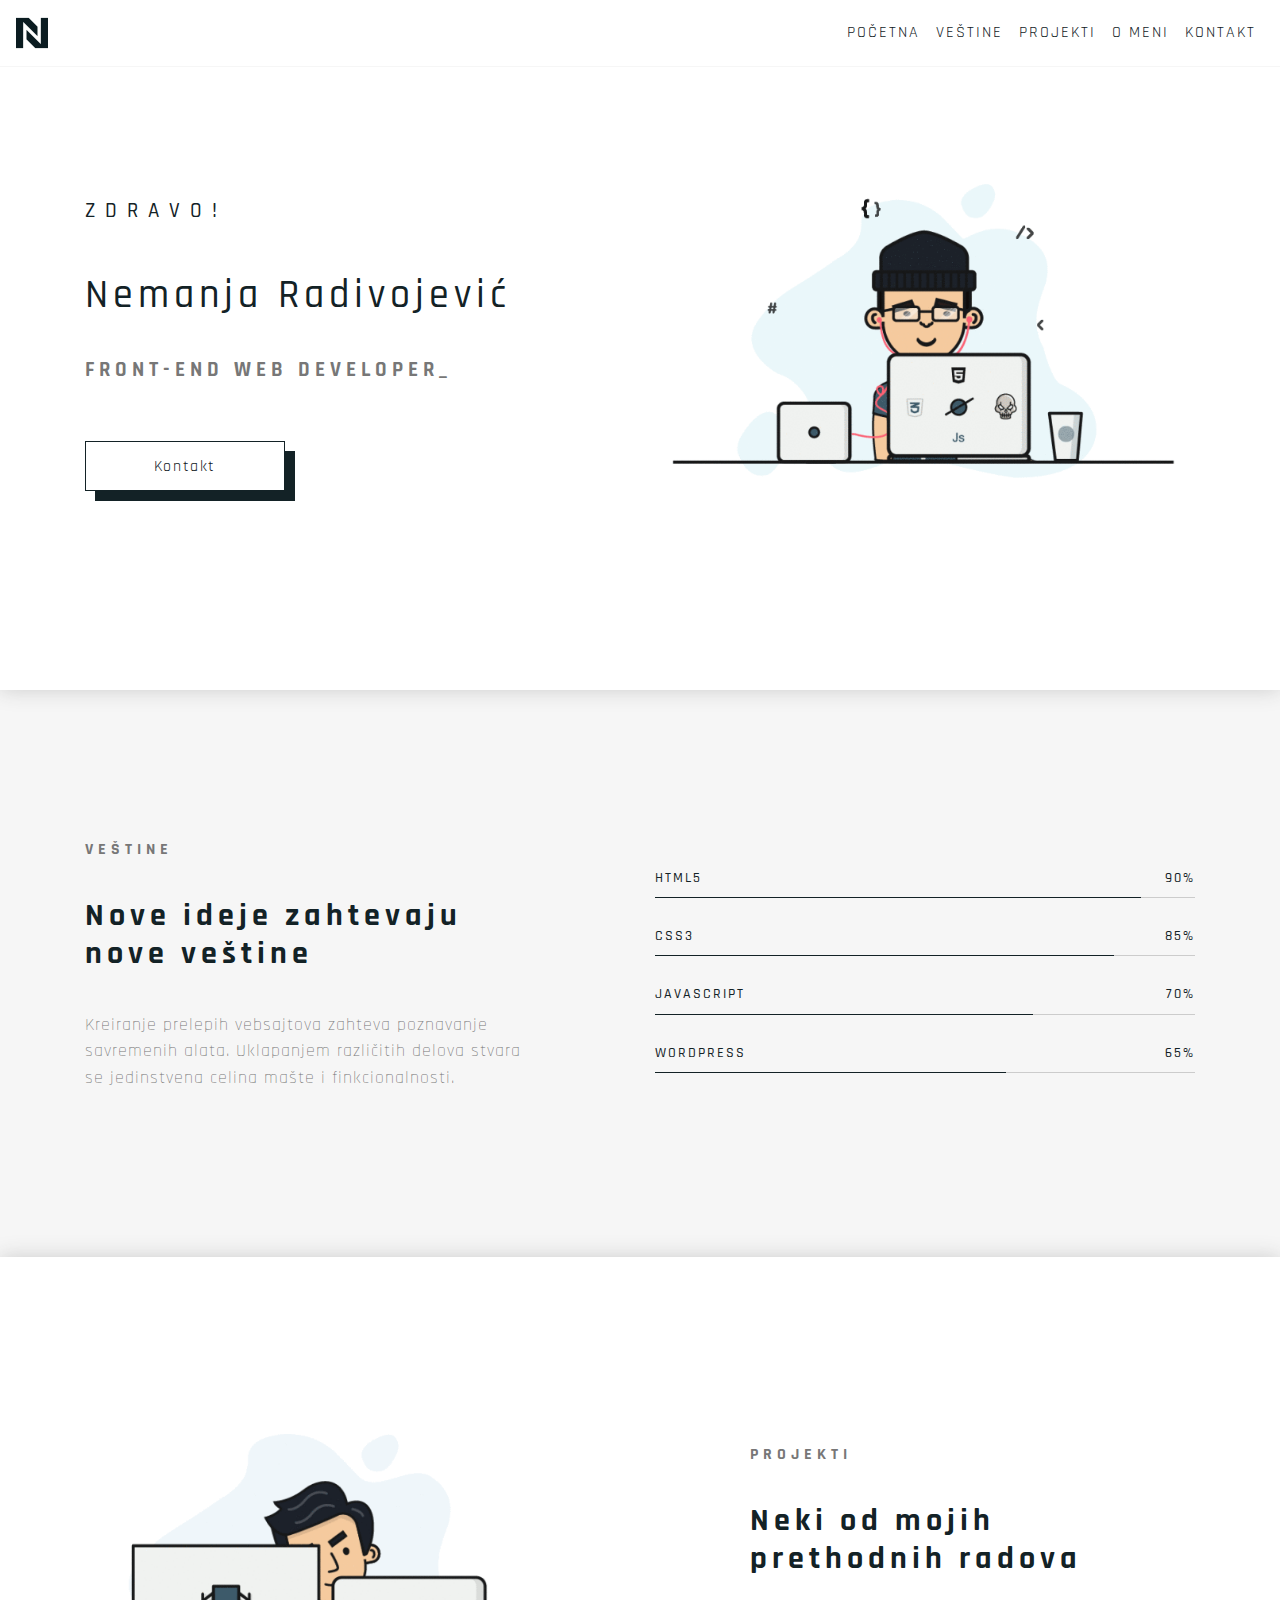
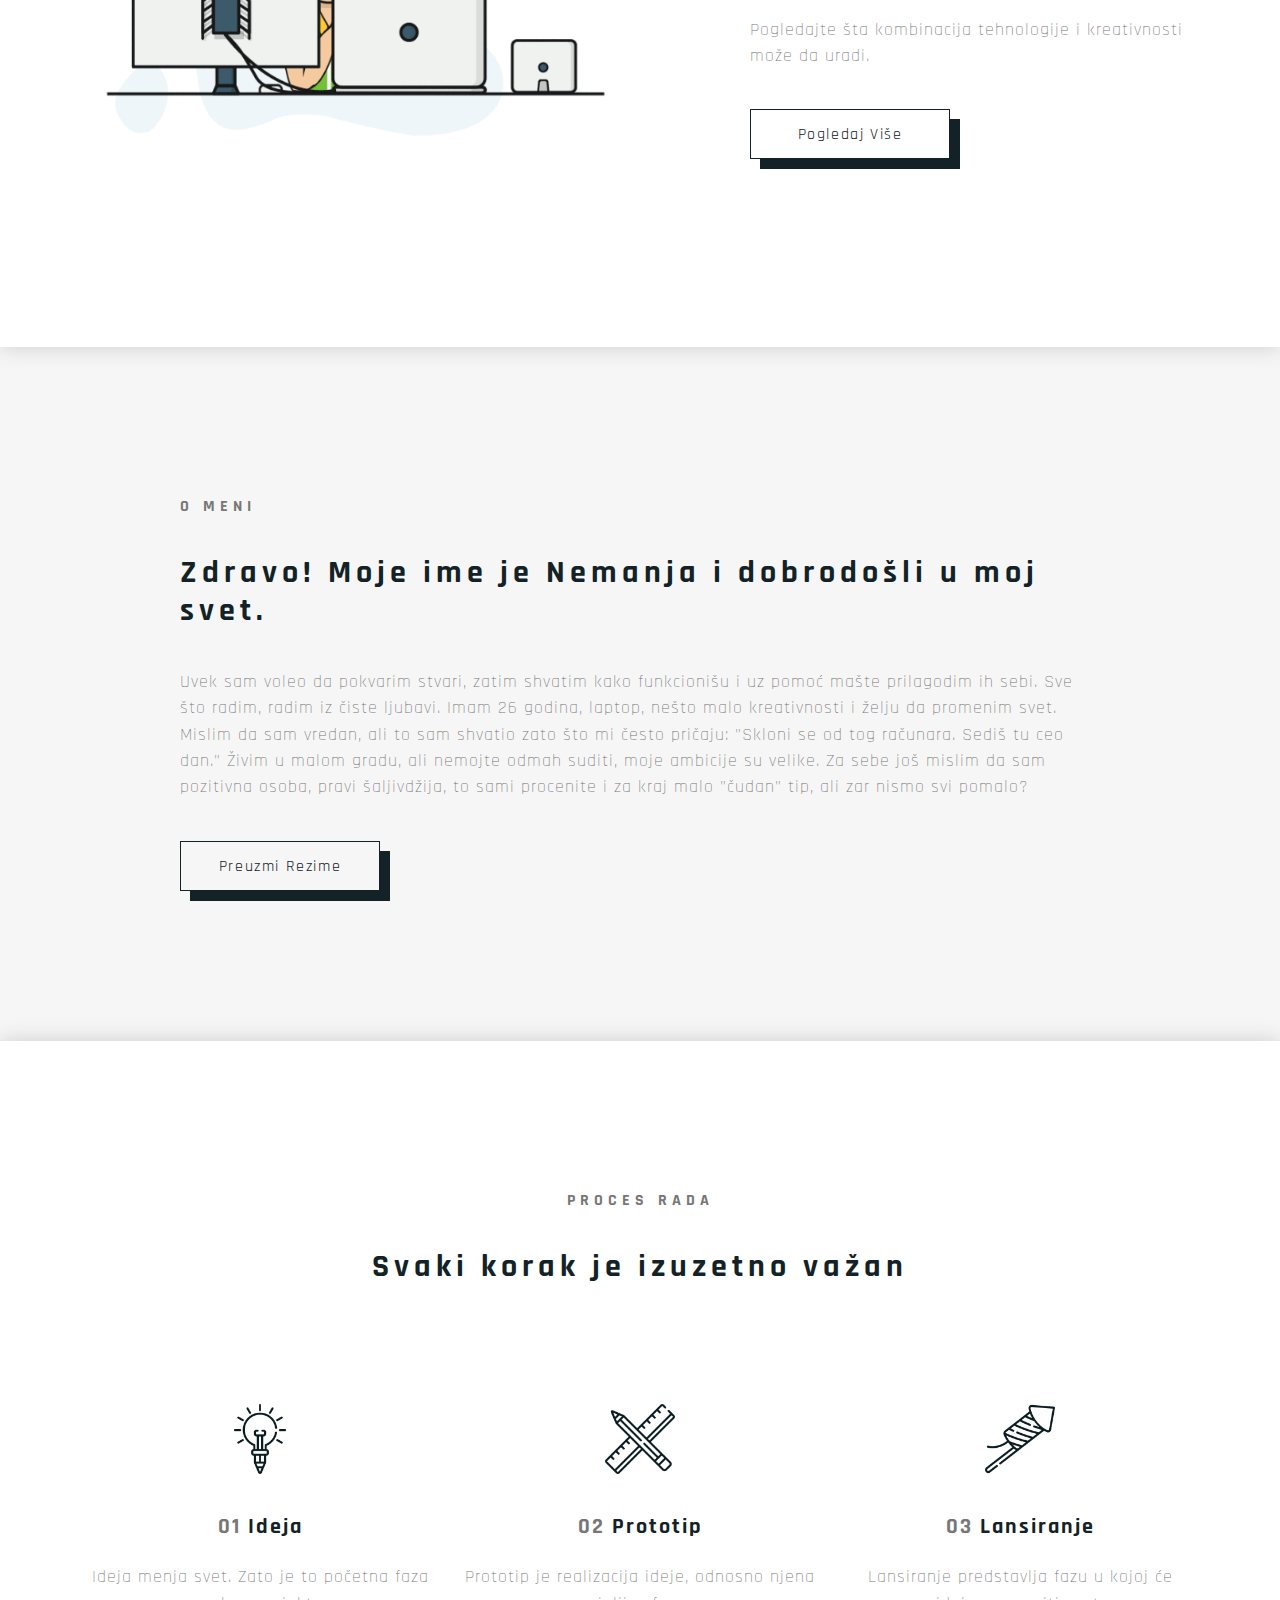
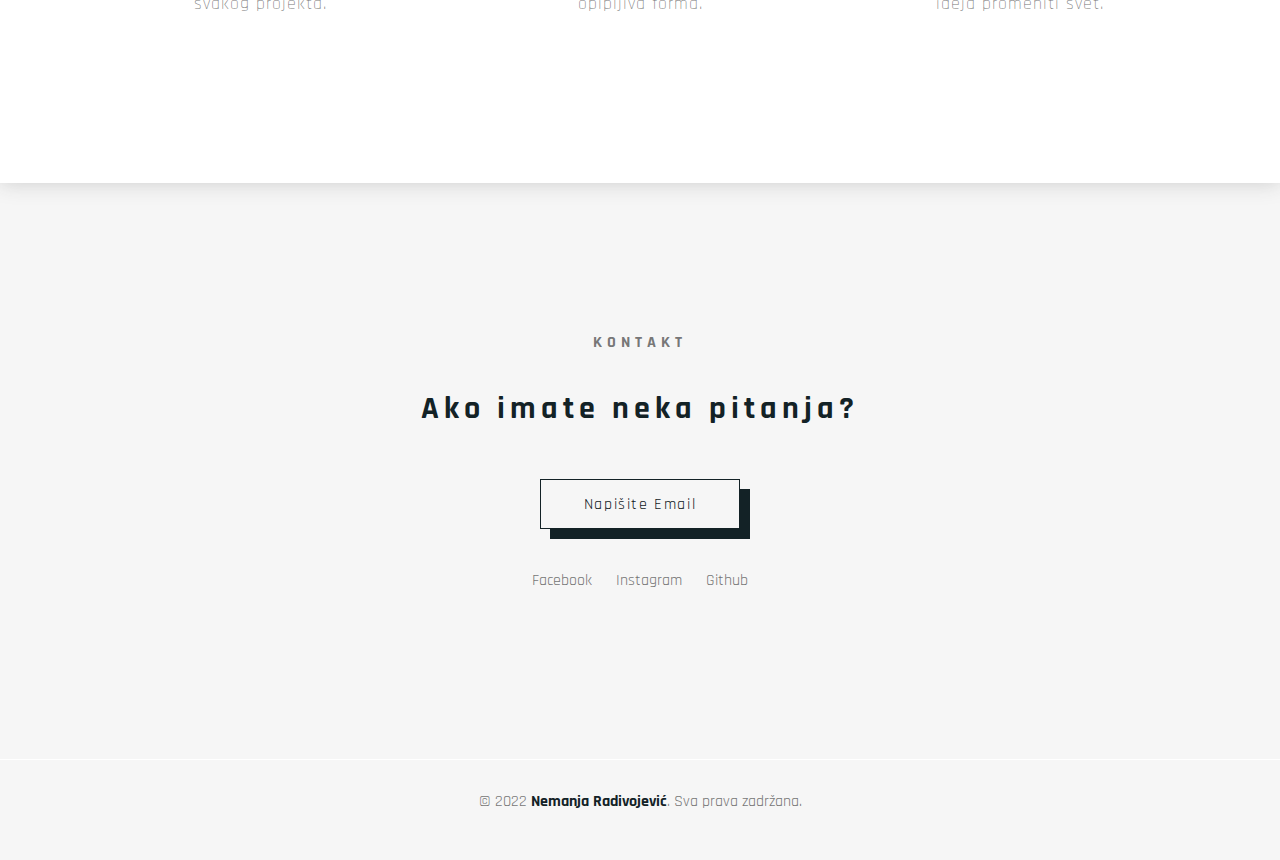
<file: index.html>
<!doctype html>
<html lang="sr">
  <head>
    <meta charset="utf-8">
    <meta name="viewport" content="width=device-width, initial-scale=1, shrink-to-fit=no">
    <meta name="description" content="Zdravo! Moje ime je Nemanja Radivojevic. Ja sam Front-end Developer. Imam 26 godine i zivim u Loznici. Volim da pravim zanimljive stvari i uzivam u njihovom dizajniranju." />
    <meta name="keywords" content="Front-end Developer" />
    <meta name="author" content="Nemanja Radivojevic" />
    <link rel="icon" href="img/logo.png" />

    <title>Nemanja Radivojevic</title>

    <!-- Google Fonts -->
    <link href="https://fonts.googleapis.com/css?family=Rajdhani" rel="stylesheet">
    <link href="https://fonts.googleapis.com/css?family=Lora" rel="stylesheet">

    <!-- Bootstrap core CSS -->
    <link href="bootstrap/css/bootstrap.min.css" rel="stylesheet">

    <!-- Style -->
    <link href="css/style.css" rel="stylesheet">

  </head>
  <body>

    <nav class="navbar navbar-expand-md navbar-dark fixed-top bg-dark">
      <a class="navbar-brand" href="index.html"><img src="img/logo.png"></a>
      <button class="navbar-toggler" type="button" data-toggle="collapse" data-target="#navbarCollapse" aria-controls="navbarCollapse" aria-expanded="false" aria-label="Toggle navigation">
        <span class="navbar-toggler-icon"></span>
      </button>
      <div class="collapse navbar-collapse" id="navbarCollapse">
        <ul class="navbar-nav ml-auto">
          <li class="nav-item">
            <a class="nav-link" href="index.html">Početna</a>
          </li>
          <li class="nav-item">
            <a class="nav-link" href="#services-skills">Veštine</a>
          </li>
          <li class="nav-item">
            <a class="nav-link" href="projects.html">Projekti</a>
          </li>
          <li class="nav-item">
            <a class="nav-link" href="#about-me">O meni</a>
          </li>
          <li class="nav-item">
            <a class="nav-link" href="#contact">Kontakt</a>
          </li>
        </ul>
      </div>
    </nav>

    <!-- Home -->
    <div class="home">
      <div class="container">
        <div class="row align-items-center">
          <div class="col-lg-6 col-md-6 order-md-last col-sm-12 col-xs-12">
            <img src="img/developer.gif" alt="">
          </div>
          <div class="col-lg-6 col-md-6 col-sm-12 col-xs-12">
            <h3>Zdravo!</h3>
            <h1 class="underline">Nemanja Radivojević</h1>
            <h2>Front-end Web Developer_</h2>
            <a href="#contact" class="lets-chat">Kontakt</a>
          </div>
        </div>
      </div>
    </div>
    <!-- Home End -->

    <!-- Services & Skills -->
    <div class="services-skills" id="services-skills">
      <div class="container">
        <div class="row justify-content-between">
          <div class="col-lg-5 col-md-5 col-sm-12 col-xs-12 services">
            <h2>Veštine</h2>
            <h1>Nove ideje zahtevaju nove veštine</h1>
            <p>Kreiranje prelepih vebsajtova zahteva poznavanje savremenih alata. Uklapanjem različitih delova stvara se jedinstvena celina mašte i finkcionalnosti.</p>
          </div>
          <div class="col-lg-6 col-md-6 col-sm-12 col-xs-12 skills">
            <h3>HTML5<span>90%</span></h3>
            <div class="max-skill">
              <div class="skill html">
              </div>
            </div>
            <h3>CSS3<span>85%</span></h3>
            <div class="max-skill">
              <div class="skill css">
              </div>
            </div>
            <h3>JavaScript<span>70%</span></h3>
            <div class="max-skill">
              <div class="skill js">
              </div>
            </div>
            <h3>Wordpress<span>65%</span></h3>
            <div class="max-skill">
              <div class="skill wordpress">
              </div>
            </div>
          </div>
        </div>
      </div>
    </div>
    <!-- Services & Skills End -->

    <!-- Projects -->
    <div class="projects" id="projects">
      <div class="container">
        <div class="row justify-content-between align-items-center">
          <div class="col-lg-6 col-md-12 col-sm-12 col-xs-12">
            <img src="img/web-development.gif" alt="Project Image" class="img-fluid mx-auto d-block">
          </div>
          <div class="col-lg-5 col-md-12 col-sm-12 col-xs-12">
            <h2>Projekti</h2>
            <h1>Neki od mojih prethodnih radova</h1>
            <p>Pogledajte šta kombinacija tehnologije i kreativnosti može da uradi.</p>
            <a href="projects.html" class="visit-projects">Pogledaj Više</a>
          </div>
        </div>
      </div>
    </div>
    <!-- Projects End -->

    <!-- About Me -->
    <div class="about-me" id="about-me">
      <div class="container">
        <div class="row justify-content-around">
          <div class="col-lg-10 col-md-10 col-sm-12 col-xs-12">
            <h2>O Meni</h2>
            <h1>Zdravo! Moje ime je Nemanja i dobrodošli u moj svet.</h1>
            <p>Uvek sam voleo da pokvarim stvari, zatim shvatim kako funkcionišu i uz pomoć mašte prilagodim ih sebi. Sve što radim, radim iz čiste ljubavi. Imam 26 godina, laptop, nešto malo kreativnosti i želju da promenim svet. Mislim da sam vredan, ali to sam shvatio zato što mi često pričaju: "Skloni se od tog računara. Sediš tu ceo dan." Živim u malom gradu, ali nemojte odmah suditi, moje ambicije su velike. Za sebe još mislim da sam pozitivna osoba, pravi šaljivdžija, to sami procenite i za kraj malo "čudan" tip, ali zar nismo svi pomalo?</p>
            <a href="Nemanja_Radivojevic.pdf" target="_blank" class="download-cv">Preuzmi Rezime</a>
          </div>
        </div>
      </div>
    </div>
    <!-- About Me End -->

    <!-- Work Process -->
    <div class="workflow-process">
      <div class="container">
        <div class="row">
          <div class="col-lg-12 col-md-12 col-sm-12 col-xs-12">
            <h2>Proces rada</h2>
            <h1>Svaki korak je izuzetno važan</h1>
          </div>
        </div>
        <div class="row">
          <div class="col-lg-4 col-md-4 col-sm-12 col-xs-12 process">
            <img src="img/idea.png" alt="Idea Image">
            <h3><span>01</span> Ideja</h3>
            <p>Ideja menja svet. Zato je to početna faza svakog projekta.</p>
          </div>
          <div class="col-lg-4 col-md-4 col-sm-12 col-xs-12 process">
            <img src="img/prototype.png" alt="Prototype Image">
            <h3><span>02</span> Prototip</h3>
            <p>Prototip je realizacija ideje, odnosno njena opipljiva forma.</p>
          </div>
          <div class="col-lg-4 col-md-4 col-sm-12 col-xs-12 process">
            <img src="img/launch.png" alt="Rocket Image">
            <h3><span>03</span> Lansiranje</h3>
            <p>Lansiranje predstavlja fazu u kojoj će ideja promeniti svet.</p>
          </div>
        </div>
      </div>
    </div>
    <!-- Work Process End -->

    <!-- Contact -->
    <div class="contact" id="contact">
      <div class="container">
        <div class="row">
          <div class="col-lg-12 col-md-12 col-sm-12 col-xs-12">
            <h2>Kontakt</h2>
            <h1>Ako imate neka pitanja?</h1>
            <a href="mailto:nemanjaradivojevic0316@gmail.com" class="write-email">Napišite Email</a>
            <ul>
              <li><a href="https://www.facebook.com/nemanja.radivojevic996" target="_blank">Facebook</a></li>
              <li><a href="https://www.instagram.com/nemanjaradivojevic/" target="_blank">Instagram</a></li>
              <li><a href="https://github.com/nemanja96" target="_blank">Github</a></li>
            </ul>
          </div>
        </div>
      </div>
    </div>
    <!-- Contact End -->

    <!-- Footer -->
    <footer>
      <p>&copy; 2022 <span>Nemanja Radivojević</span>. Sva prava zadržana.</p>
    </footer>
    <!-- Footer End -->

    <!-- Bootstrap core JavaScript
    ================================================== -->
    <!-- Placed at the end of the document so the pages load faster -->
    <script src="js/jquery.js"></script>
    <script src="bootstrap/js/bootstrap.min.js"></script>
    <script src="js/main.js"></script>
    <script src="js/scroll.js"></script>
  </body>
</html>
</file>
<file: css/style.css>
/* Variables */
/* Variables End */
/* Inheritance */
.services-skills .services h1, .about-me h1, .projects h1, .workflow-process h1, .contact h1, .projects-page h1 {
  padding-top: 30px;
  padding-bottom: 30px;
  color: #132226;
  font-size: 2em;
  font-weight: bold;
  letter-spacing: 5px;
}

.services-skills .services h2, .services-skills .skills h2, .about-me h2, .projects h2, .workflow-process h2, .contact h2, .projects-page h2 {
  color: #777;
  font-size: 1em;
  font-weight: bold;
  text-transform: uppercase;
  letter-spacing: 5px;
}

.services-skills .services p, .about-me p, .projects p, .workflow-process .process p, .projects-page p {
  color: #777;
  font-size: 1.1em;
  font-weight: 100;
  letter-spacing: 1px;
  line-height: 1.5;
}

.home .lets-chat, .about-me .download-cv, .projects .visit-projects, .contact .write-email, .projects-page .visit-projects {
  display: block;
  width: 200px;
  height: 50px;
  font-size: 1em;
  line-height: 50px;
  text-align: center;
  letter-spacing: 0.1em;
  color: #132226;
  border: 1px solid #132226;
  background: transparent;
  background-size: 400% 400%;
  box-shadow: 10px 10px 0 #132226;
  cursor: pointer;
  transition: all 0.3s ease;
  text-decoration: none;
}
.home .lets-chat:hover, .about-me .download-cv:hover, .projects .visit-projects:hover, .contact .write-email:hover, .projects-page .visit-projects:hover {
  animation: gradient 10s ease infinite;
  font-size: 1em;
  box-shadow: 0.2vw 0.2vw 0 #132226;
}

/* Inheritance End */
/* Global Style */
html, body {
  font-family: "Rajdhani", sans-serif;
  background: #f6f6f6;
}

* {
  margin: 0;
  padding: 0;
}

/* Global Style End */
/* Navbar */
.navbar {
  background: #fff !important;
  font-family: "Rajdhani", sans-serif;
  border-bottom: 1px solid #f6f6f6;
}
.navbar .navbar-toggler-icon {
  background-image: url(../img/menu.png);
}
.navbar .navbar-brand img {
  width: 32px;
  height: 32px;
}
.navbar li a {
  color: #132226 !important;
  text-transform: uppercase;
  font-size: 1em;
  letter-spacing: 2px;
  transition: .5s all;
  text-align: center;
  padding-top: 25px;
  padding-bottom: 25px;
  line-height: 0;
}
.navbar li a:hover {
  text-decoration: line-through;
  color: #132226 !important;
}

/* Navbar End */
/* Home */
.home {
  padding-top: 150px;
  padding-bottom: 150px;
  background: #fff;
  color: #132226;
  -webkit-box-shadow: 0px 0px 20px 0px #cccccc;
  -moz-box-shadow: 0px 0px 20px 0px #cccccc;
  box-shadow: 0px 0px 20px 0px #cccccc;
}
.home h3 {
  color: #132226;
  font-size: 1.3em;
  text-transform: uppercase;
  letter-spacing: 10px;
}
.home h1 {
  padding-top: 40px;
  color: #132226;
  font-size: 2.5em;
  letter-spacing: 5px;
}
.home h2 {
  font-family: "Rajdhani", sans-serif;
  padding-top: 30px;
  padding-bottom: 50px;
  color: #777;
  font-size: 1.3em;
  font-weight: bold;
  text-transform: uppercase;
  letter-spacing: 5px;
}
.home img {
  margin-bottom: 50px;
  width: 100%;
}

/* Home End */
/* Services & Skills */
.services-skills {
  padding-top: 150px;
  padding-bottom: 150px;
  color: #132226;
}
.services-skills .skills h3 {
  margin-top: 30px;
  margin-bottom: 10px;
  color: #132226;
  font-size: 0.9em;
  text-transform: uppercase;
  letter-spacing: 2px;
}
.services-skills .skills h3 span {
  float: right;
}
.services-skills .skills .max-skill {
  width: 100%;
  height: 1px;
  background: #ccc;
}
.services-skills .skills .max-skill .skill {
  height: 1px;
  background: #132226;
}
.services-skills .skills .max-skill .html {
  width: 90%;
}
.services-skills .skills .max-skill .css {
  width: 85%;
}
.services-skills .skills .max-skill .js {
  width: 70%;
}
.services-skills .skills .max-skill .wordpress {
  width: 65%;
}

/* Services & Skills End */
/* About Me */
.about-me {
  padding-top: 150px;
  padding-bottom: 150px;
  color: #132226;
}
.about-me .download-cv {
  margin-top: 40px;
}

/* About Me End */
/* Projects */
.projects {
  padding-top: 150px;
  padding-bottom: 150px;
  background: #fff;
  color: #132226;
  -webkit-box-shadow: 0px 0px 20px 0px #cccccc;
  -moz-box-shadow: 0px 0px 20px 0px #cccccc;
  box-shadow: 0px 0px 20px 0px #cccccc;
}
.projects img {
  margin-bottom: 50px;
  width: 100%;
}
.projects .visit-projects {
  margin-top: 40px;
}
.projects .project-one {
  height: 250px;
  background-image: url(../img/project1.jpg);
  background-repeat: no-repeat;
  background-position: center center;
  background-size: cover;
  padding: 0;
  cursor: pointer;
  border-radius: 20px;
}
.projects .project-one .project-one-text {
  height: 250px;
  border-radius: 20px;
  background: rgba(0, 0, 0, 0.5);
  transition: .3s all ease;
}
.projects .project-one .project-one-text:hover {
  background: rgba(0, 0, 0, 0.7);
}
.projects .project-one .project-one-text h1 {
  margin: 0;
  padding: 0;
  line-height: 250px;
  text-align: center;
  color: #fff;
}

/* Projects End */
/* Workflow Process */
.workflow-process {
  padding-top: 150px;
  padding-bottom: 150px;
  background: #fff;
  color: #132226;
  -webkit-box-shadow: 0px 0px 20px 0px #cccccc;
  -moz-box-shadow: 0px 0px 20px 0px #cccccc;
  box-shadow: 0px 0px 20px 0px #cccccc;
}
.workflow-process h2 {
  text-align: center;
}
.workflow-process h1 {
  text-align: center;
}
.workflow-process .process {
  margin-top: 80px;
  text-align: center;
  color: #132226;
}
.workflow-process .process img {
  width: 70px;
  height: 70px;
}
.workflow-process .process h3 {
  font-family: "Rajdhani", sans-serif;
  padding-top: 40px;
  padding-bottom: 15px;
  color: #132226;
  font-size: 1.4em;
  font-weight: bold;
  letter-spacing: 2px;
}
.workflow-process .process h3 span {
  color: #777;
  font-weight: bold;
}

/* Workflow Process End */
/* Contact */
.contact {
  padding-top: 150px;
  padding-bottom: 150px;
  color: #132226;
}
.contact h2 {
  text-align: center;
}
.contact h1 {
  text-align: center;
}
.contact .write-email {
  margin: 20px auto;
}
.contact ul {
  margin-top: 40px;
  padding: 0;
  text-align: center;
}
.contact ul li {
  padding-left: 10px;
  padding-right: 10px;
  display: inline-block;
  list-style-type: none;
}
.contact ul li a {
  color: #777;
  transition: .5s all;
  text-decoration: none;
}
.contact ul li a:hover {
  color: #132226;
}

/* Contact End */
/* Footer */
footer {
  padding-top: 30px;
  padding-bottom: 30px;
  border-top: 1px solid #fff;
}
footer p {
  color: #777;
  font-size: 1em;
  text-align: center;
  padding-left: 10px;
  padding-right: 10px;
}
footer p span {
  color: #132226;
  font-weight: bold;
}

/* Footer End */
/* Project Page */
.projects-page {
  padding-top: 150px;
  padding-bottom: 150px;
  color: #132226;
}
.projects-page:nth-of-type(even) {
  padding-top: 150px;
  padding-bottom: 150px;
  background: #fff;
  color: #132226;
  -webkit-box-shadow: 0px 0px 20px 0px #cccccc;
  -moz-box-shadow: 0px 0px 20px 0px #cccccc;
  box-shadow: 0px 0px 20px 0px #cccccc;
}
.projects-page img {
  margin-bottom: 50px;
}
.projects-page .visit-projects {
  margin-top: 40px;
}

/* Project Page End */
@keyframes gradient {
  50% {
    background-position: 100% 0;
  }
}
</file>
